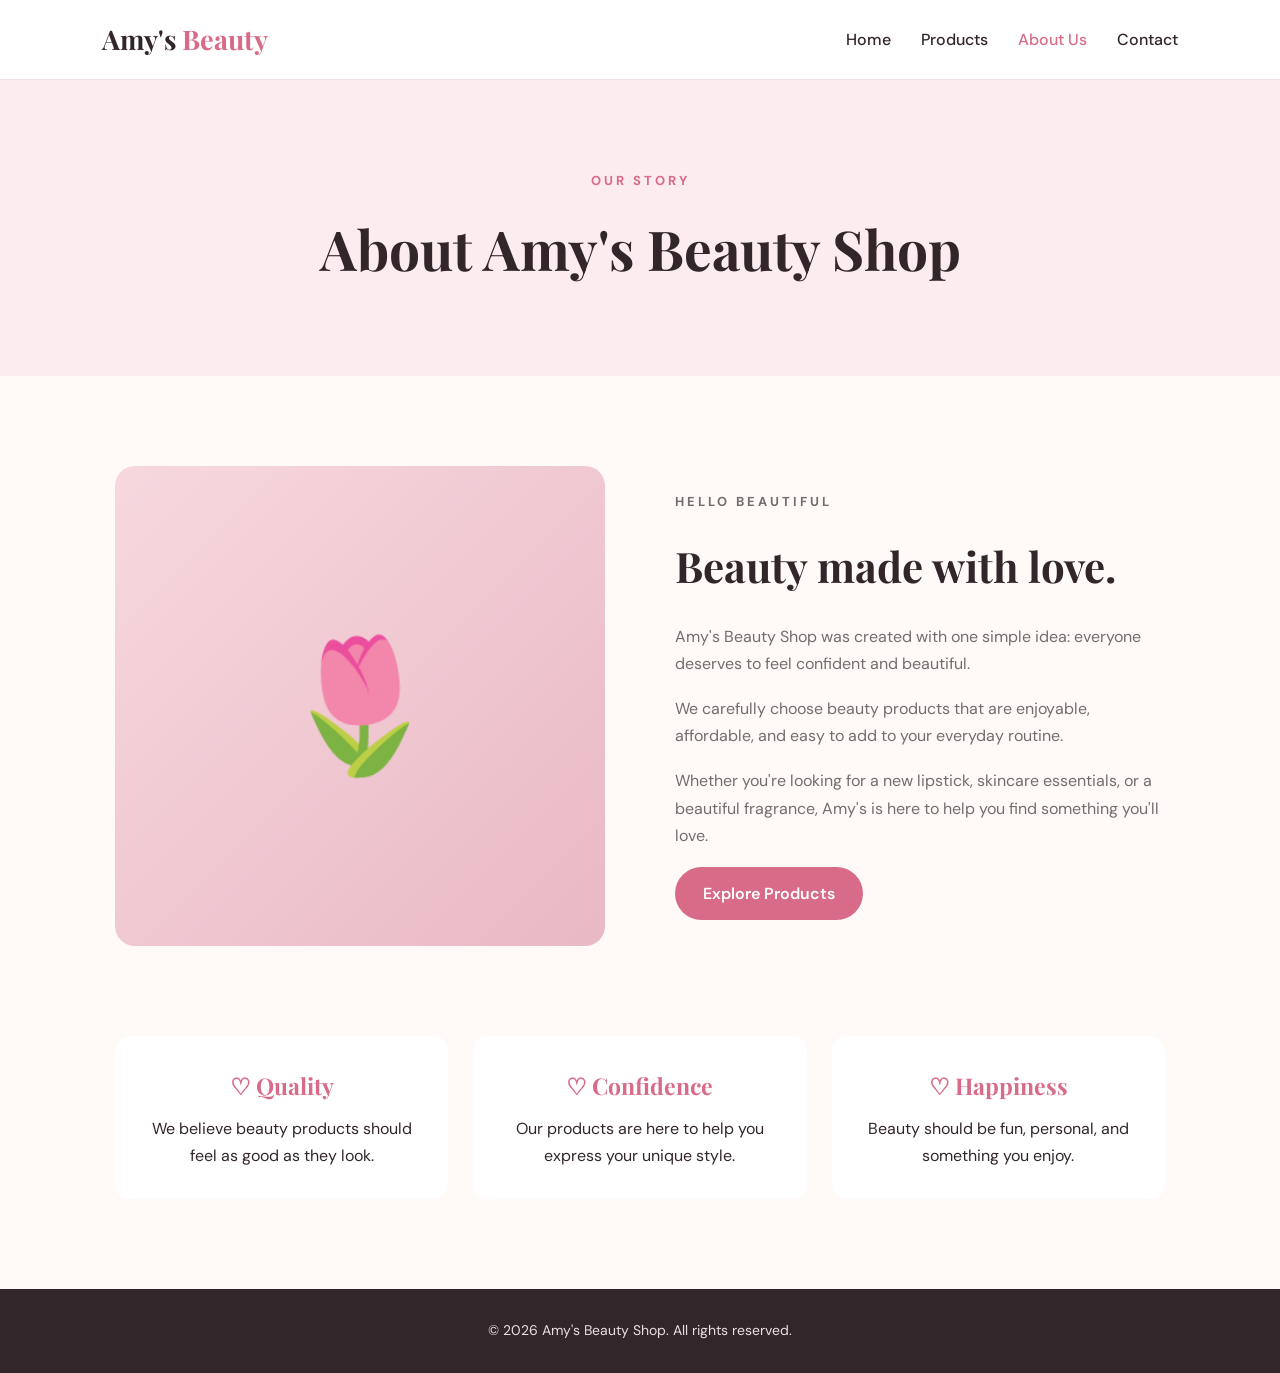
<file: about.html>
<!DOCTYPE html>
<html lang="en">
<head>
    <meta charset="UTF-8">
    <meta name="viewport" content="width=device-width, initial-scale=1.0">
    <title>Amy's Beauty Shop | About Us</title>
    <link rel="stylesheet" href="style.css">
</head>

<body>

<header>
    <div class="logo">Amy's <span>Beauty</span></div>

    <nav>
        <a href="index.html">Home</a>
        <a href="products.html">Products</a>
        <a href="about.html" class="active">About Us</a>
        <a href="contact.html">Contact</a>
    </nav>
</header>

<main>

    <section class="page-header">
        <p class="section-label">OUR STORY</p>
        <h1>About Amy's Beauty Shop</h1>
    </section>

    <section class="about">

        <div class="about-image">
            <span>🌷</span>
        </div>

        <div class="about-text">
            <p class="section-label">HELLO BEAUTIFUL</p>
            <h2>Beauty made with love.</h2>

            <p>
                Amy's Beauty Shop was created with one simple idea:
                everyone deserves to feel confident and beautiful.
            </p>

            <p>
                We carefully choose beauty products that are
                enjoyable, affordable, and easy to add to your
                everyday routine.
            </p>

            <p>
                Whether you're looking for a new lipstick, skincare
                essentials, or a beautiful fragrance, Amy's is here
                to help you find something you'll love.
            </p>

            <a href="products.html" class="btn">Explore Products</a>
        </div>

    </section>

    <section class="values">

        <div>
            <h3>♡ Quality</h3>
            <p>We believe beauty products should feel as good as they look.</p>
        </div>

        <div>
            <h3>♡ Confidence</h3>
            <p>Our products are here to help you express your unique style.</p>
        </div>

        <div>
            <h3>♡ Happiness</h3>
            <p>Beauty should be fun, personal, and something you enjoy.</p>
        </div>

    </section>

</main>

<footer>
    <p>© 2026 Amy's Beauty Shop. All rights reserved.</p>
</footer>

</body>
</html>
</file>
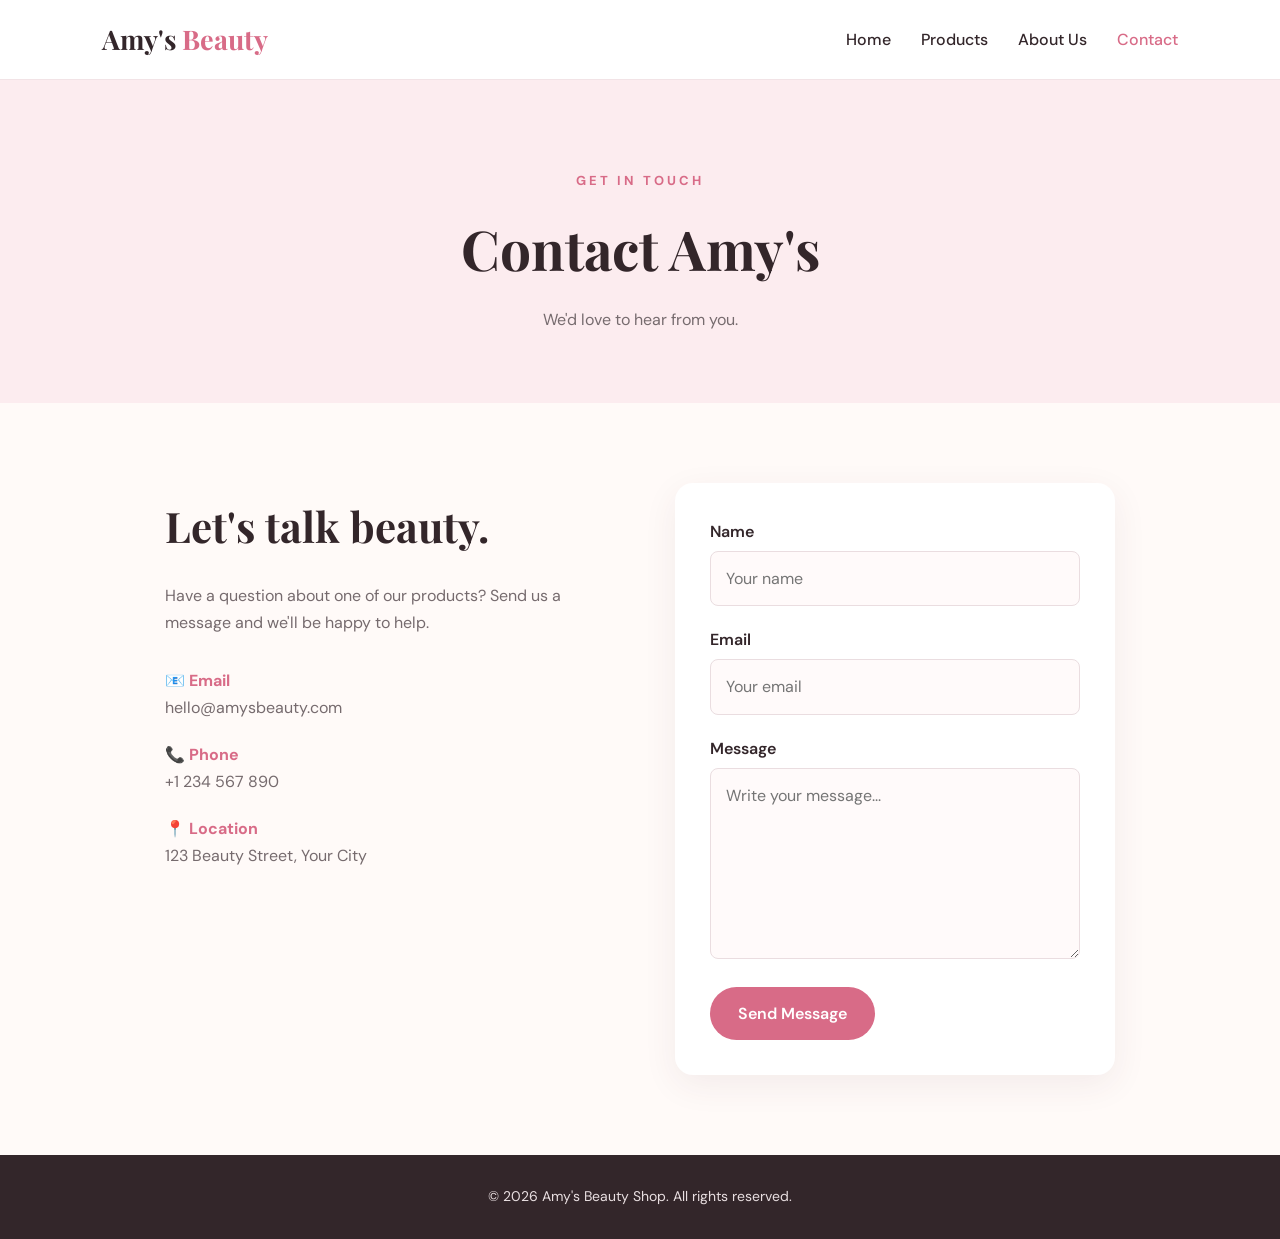
<file: contact.html>
<!DOCTYPE html>
<html lang="en">
<head>
    <meta charset="UTF-8">
    <meta name="viewport" content="width=device-width, initial-scale=1.0">
    <title>Amy's Beauty Shop | Contact</title>
    <link rel="stylesheet" href="style.css">
</head>

<body>

<header>
    <div class="logo">Amy's <span>Beauty</span></div>

    <nav>
        <a href="index.html">Home</a>
        <a href="products.html">Products</a>
        <a href="about.html">About Us</a>
        <a href="contact.html" class="active">Contact</a>
    </nav>
</header>

<main>

    <section class="page-header">
        <p class="section-label">GET IN TOUCH</p>
        <h1>Contact Amy's</h1>
        <p>We'd love to hear from you.</p>
    </section>

    <section class="contact">

        <div class="contact-info">
            <h2>Let's talk beauty.</h2>

            <p>
                Have a question about one of our products?
                Send us a message and we'll be happy to help.
            </p>

            <div class="contact-item">
                <strong>📧 Email</strong>
                <p>hello@amysbeauty.com</p>
            </div>

            <div class="contact-item">
                <strong>📞 Phone</strong>
                <p>+1 234 567 890</p>
            </div>

            <div class="contact-item">
                <strong>📍 Location</strong>
                <p>123 Beauty Street, Your City</p>
            </div>
        </div>

        <form>

            <label for="name">Name</label>
            <input type="text" id="name" placeholder="Your name">

            <label for="email">Email</label>
            <input type="email" id="email" placeholder="Your email">

            <label for="message">Message</label>
            <textarea id="message" rows="6" placeholder="Write your message..."></textarea>

            <button type="submit" class="btn">Send Message</button>

        </form>

    </section>

</main>

<footer>
    <p>© 2026 Amy's Beauty Shop. All rights reserved.</p>
</footer>

</body>
</html>
</file>
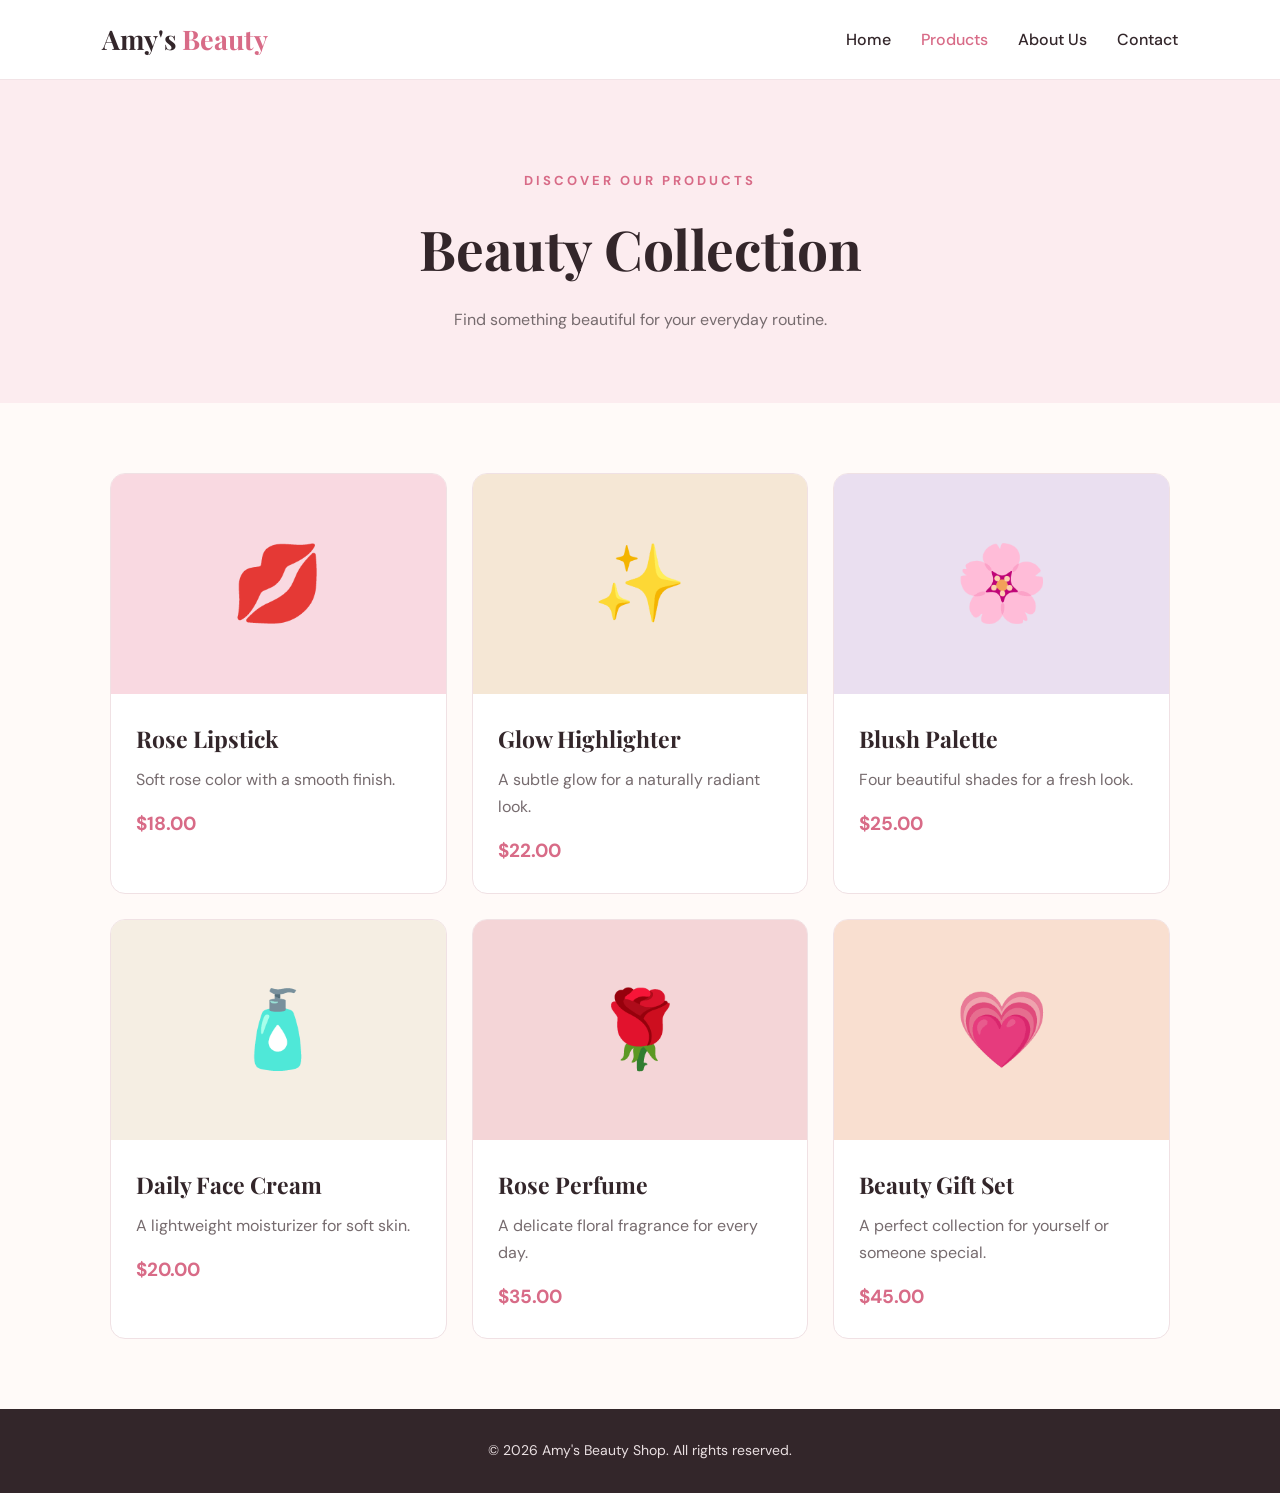
<file: products.html>
<!DOCTYPE html>
<html lang="en">
<head>
    <meta charset="UTF-8">
    <meta name="viewport" content="width=device-width, initial-scale=1.0">
    <title>Amy's Beauty Shop | Products</title>
    <link rel="stylesheet" href="style.css">
</head>

<body>

<header>
    <div class="logo">Amy's <span>Beauty</span></div>

    <nav>
        <a href="index.html">Home</a>
        <a href="products.html" class="active">Products</a>
        <a href="about.html">About Us</a>
        <a href="contact.html">Contact</a>
    </nav>
</header>

<main>

    <section class="page-header">
        <p class="section-label">DISCOVER OUR PRODUCTS</p>
        <h1>Beauty Collection</h1>
        <p>Find something beautiful for your everyday routine.</p>
    </section>

    <section class="products">

        <div class="product">
            <div class="product-image pink">💋</div>
            <div class="product-info">
                <h3>Rose Lipstick</h3>
                <p>Soft rose color with a smooth finish.</p>
                <strong>$18.00</strong>
            </div>
        </div>

        <div class="product">
            <div class="product-image beige">✨</div>
            <div class="product-info">
                <h3>Glow Highlighter</h3>
                <p>A subtle glow for a naturally radiant look.</p>
                <strong>$22.00</strong>
            </div>
        </div>

        <div class="product">
            <div class="product-image purple">🌸</div>
            <div class="product-info">
                <h3>Blush Palette</h3>
                <p>Four beautiful shades for a fresh look.</p>
                <strong>$25.00</strong>
            </div>
        </div>

        <div class="product">
            <div class="product-image cream">🧴</div>
            <div class="product-info">
                <h3>Daily Face Cream</h3>
                <p>A lightweight moisturizer for soft skin.</p>
                <strong>$20.00</strong>
            </div>
        </div>

        <div class="product">
            <div class="product-image rose">🌹</div>
            <div class="product-info">
                <h3>Rose Perfume</h3>
                <p>A delicate floral fragrance for every day.</p>
                <strong>$35.00</strong>
            </div>
        </div>

        <div class="product">
            <div class="product-image peach">💗</div>
            <div class="product-info">
                <h3>Beauty Gift Set</h3>
                <p>A perfect collection for yourself or someone special.</p>
                <strong>$45.00</strong>
            </div>
        </div>

    </section>

</main>

<footer>
    <p>© 2026 Amy's Beauty Shop. All rights reserved.</p>
</footer>

</body>
</html>
</file>
<file: style.css>
@import url('https://fonts.googleapis.com/css2?family=DM+Sans:wght@400;500;600;700&family=Playfair+Display:wght@500;600;700&display=swap');

* {
    margin: 0;
    padding: 0;
    box-sizing: border-box;
}

:root {
    --pink: #d86b87;
    --dark-pink: #b94d6b;
    --light-pink: #fcecef;
    --cream: #fffaf8;
    --dark: #33262a;
    --gray: #766b6e;
    --white: #ffffff;
}

body {
    font-family: "DM Sans", sans-serif;
    color: var(--dark);
    background: var(--cream);
    line-height: 1.7;
}

/* HEADER */

header {
    height: 80px;
    padding: 0 8%;
    display: flex;
    align-items: center;
    justify-content: space-between;
    background: white;
    border-bottom: 1px solid #f2e3e6;
}

.logo {
    font-family: "Playfair Display", serif;
    font-size: 27px;
    font-weight: 700;
}

.logo span {
    color: var(--pink);
}

nav {
    display: flex;
    gap: 30px;
}

nav a {
    text-decoration: none;
    color: var(--dark);
    font-weight: 500;
    transition: 0.3s;
}

nav a:hover,
nav a.active {
    color: var(--pink);
}

/* HERO */

.hero {
    min-height: 650px;
    display: flex;
    align-items: center;
    padding: 80px 10%;
    background:
        linear-gradient(
            90deg,
            rgba(255,250,248,0.98) 0%,
            rgba(255,250,248,0.88) 45%,
            rgba(255,250,248,0.25) 100%
        ),
        linear-gradient(135deg, #f7dce2, #f5c4d0);
}

.hero-content {
    max-width: 580px;
}

.small-title,
.section-label {
    color: var(--pink);
    font-size: 13px;
    font-weight: 700;
    letter-spacing: 3px;
}

.hero h1 {
    font-family: "Playfair Display", serif;
    font-size: clamp(50px, 7vw, 82px);
    line-height: 1.05;
    margin: 20px 0;
}

.hero h1 span {
    color: var(--pink);
}

.hero p:not(.small-title) {
    color: var(--gray);
    max-width: 500px;
    margin-bottom: 30px;
}

/* BUTTON */

.btn {
    display: inline-block;
    background: var(--pink);
    color: white;
    text-decoration: none;
    border: none;
    padding: 13px 28px;
    border-radius: 30px;
    font: inherit;
    font-weight: 600;
    cursor: pointer;
    transition: 0.3s;
}

.btn:hover {
    background: var(--dark-pink);
    transform: translateY(-2px);
}

/* SECTIONS */

.featured {
    padding: 90px 8%;
    text-align: center;
}

h2 {
    font-family: "Playfair Display", serif;
    font-size: 42px;
    margin: 8px 0 40px;
}

.cards {
    max-width: 1100px;
    margin: auto;
    display: grid;
    grid-template-columns: repeat(3, 1fr);
    gap: 25px;
}

.card {
    padding: 40px 30px;
    background: white;
    border: 1px solid #f1e1e5;
    border-radius: 18px;
    transition: 0.3s;
}

.card:hover {
    transform: translateY(-8px);
    box-shadow: 0 15px 40px rgba(120, 60, 75, 0.1);
}

.product-icon {
    width: 80px;
    height: 80px;
    margin: 0 auto 20px;
    border-radius: 50%;
    background: var(--light-pink);
    display: flex;
    align-items: center;
    justify-content: center;
    font-size: 35px;
}

.card h3 {
    font-family: "Playfair Display", serif;
    font-size: 24px;
    margin-bottom: 10px;
}

.card p {
    color: var(--gray);
    margin-bottom: 15px;
}

.card a {
    color: var(--pink);
    text-decoration: none;
    font-weight: 600;
}

/* QUOTE */

.quote {
    padding: 90px 10%;
    background: var(--light-pink);
    text-align: center;
}

.quote div {
    max-width: 800px;
    margin: auto;
}

.quote p {
    font-family: "Playfair Display", serif;
    font-size: 32px;
    font-style: italic;
}

.quote span {
    color: var(--pink);
}

/* PAGE HEADER */

.page-header {
    text-align: center;
    padding: 90px 20px 70px;
    background: var(--light-pink);
}

.page-header h1 {
    font-family: "Playfair Display", serif;
    font-size: 55px;
    margin: 10px 0;
}

.page-header p:last-child {
    color: var(--gray);
}

/* PRODUCTS */

.products {
    max-width: 1100px;
    margin: 70px auto;
    padding: 0 20px;
    display: grid;
    grid-template-columns: repeat(3, 1fr);
    gap: 25px;
}

.product {
    overflow: hidden;
    background: white;
    border-radius: 15px;
    border: 1px solid #f0e1e4;
    transition: 0.3s;
}

.product:hover {
    transform: translateY(-5px);
    box-shadow: 0 15px 35px rgba(80, 40, 50, 0.1);
}

.product-image {
    height: 220px;
    display: flex;
    align-items: center;
    justify-content: center;
    font-size: 75px;
}

.pink {
    background: #f9d9e1;
}

.beige {
    background: #f5e7d5;
}

.purple {
    background: #eadff0;
}

.cream {
    background: #f5eee3;
}

.rose {
    background: #f4d5d7;
}

.peach {
    background: #f9dfd0;
}

.product-info {
    padding: 25px;
}

.product-info h3 {
    font-family: "Playfair Display", serif;
    font-size: 23px;
}

.product-info p {
    color: var(--gray);
    margin: 8px 0 15px;
}

.product-info strong {
    color: var(--pink);
    font-size: 19px;
}

/* ABOUT */

.about {
    max-width: 1100px;
    margin: 90px auto;
    padding: 0 25px;
    display: grid;
    grid-template-columns: 1fr 1fr;
    gap: 70px;
    align-items: center;
}

.about-image {
    min-height: 480px;
    border-radius: 20px;
    background: linear-gradient(135deg, #f7d8df, #e9b8c5);
    display: flex;
    justify-content: center;
    align-items: center;
    font-size: 130px;
}

.about-text h2 {
    margin-bottom: 20px;
}

.about-text p {
    color: var(--gray);
    margin-bottom: 18px;
}

.values {
    max-width: 1100px;
    margin: 0 auto 90px;
    padding: 0 25px;
    display: grid;
    grid-template-columns: repeat(3, 1fr);
    gap: 25px;
}

.values div {
    padding: 30px;
    text-align: center;
    background: white;
    border-radius: 15px;
}

.values h3 {
    font-family: "Playfair Display", serif;
    font-size: 23px;
    color: var(--pink);
    margin-bottom: 10px;
}

/* CONTACT */

.contact {
    max-width: 1000px;
    margin: 80px auto;
    padding: 0 25px;
    display: grid;
    grid-template-columns: 1fr 1fr;
    gap: 70px;
}

.contact-info h2 {
    margin-bottom: 20px;
}

.contact-info > p {
    color: var(--gray);
    margin-bottom: 30px;
}

.contact-item {
    margin-bottom: 20px;
}

.contact-item strong {
    color: var(--pink);
}

.contact-item p {
    color: var(--gray);
}

form {
    background: white;
    padding: 35px;
    border-radius: 18px;
    box-shadow: 0 10px 35px rgba(80, 40, 50, 0.07);
}

form label {
    display: block;
    margin-bottom: 6px;
    font-weight: 600;
}

input,
textarea {
    width: 100%;
    padding: 13px 15px;
    margin-bottom: 20px;
    border: 1px solid #eadde0;
    border-radius: 8px;
    font: inherit;
    background: #fffafa;
    outline: none;
}

input:focus,
textarea:focus {
    border-color: var(--pink);
}

/* FOOTER */

footer {
    padding: 30px;
    text-align: center;
    background: var(--dark);
    color: #e9dfe1;
    font-size: 14px;
}

/* RESPONSIVE */

@media (max-width: 800px) {

    header {
        height: auto;
        padding: 20px;
        flex-direction: column;
        gap: 15px;
    }

    nav {
        gap: 15px;
        flex-wrap: wrap;
        justify-content: center;
    }

    .hero {
        min-height: 550px;
        padding: 60px 25px;
    }

    .cards,
    .products,
    .values,
    .about,
    .contact {
        grid-template-columns: 1fr;
    }

    .about {
        gap: 40px;
    }

    .about-image {
        min-height: 350px;
    }

    .page-header h1 {
        font-size: 42px;
    }

    .quote p {
        font-size: 25px;
    }
}

/* AMY'S BEAUTY SHOP — PINK & LILAC COLLECTION */

.amy-products {
  padding: 65px 6%;
  background: linear-gradient(180deg, #fff9fc, #fdf5ff);
  color: #39283a;
  font-family: Arial, sans-serif;
}

.amy-heading {
  text-align: center;
  margin-bottom: 38px;
}

.amy-eyebrow {
  color: #b45d87;
  font-size: 11px;
  font-weight: bold;
  letter-spacing: 3px;
}

.amy-heading h2 {
  font-family: Georgia, serif;
  font-size: clamp(32px, 5vw, 48px);
  margin: 12px 0;
}

.amy-heading > p:last-child {
  color: #826d80;
}

.amy-grid {
  display: grid;
  grid-template-columns: repeat(4, minmax(0, 1fr));
  gap: 24px;
  max-width: 1400px;
  margin: auto;
}

.amy-card {
  background: white;
  border: 1px solid #f2e4ed;
  border-radius: 18px;
  overflow: hidden;
  box-shadow: 0 5px 18px #61354b0b;
  transition: transform 0.25s, box-shadow 0.25s;
}

.amy-card:hover {
  transform: translateY(-6px);
  box-shadow: 0 14px 30px #61354b18;
}

.amy-photo {
  height: 235px;
  background: #f8eaf2;
  position: relative;
  overflow: hidden;
}

.amy-photo img {
  width: 100%;
  height: 100%;
  object-fit: cover;
  display: block;
  transition: transform 0.4s;
}

.amy-card:hover .amy-photo img {
  transform: scale(1.05);
}

.amy-badge {
  position: absolute;
  z-index: 1;
  top: 12px;
  left: 12px;
  background: white;
  color: #a44e79;
  padding: 7px 10px;
  border-radius: 20px;
  font-size: 9px;
  font-weight: bold;
  letter-spacing: 1px;
}

.amy-info {
  padding: 18px;
}

.amy-type {
  color: #b06c91;
  font-size: 10px;
  font-weight: bold;
  letter-spacing: 1px;
}

.amy-info h3 {
  font-family: Georgia, serif;
  font-size: 19px;
  margin: 9px 0;
}

.amy-info > p:not(.amy-type) {
  color: #827481;
  font-size: 13px;
  line-height: 1.6;
  min-height: 42px;
}

.amy-buy {
  display: flex;
  align-items: center;
  justify-content: space-between;
  gap: 8px;
  margin-top: 18px;
}

.amy-buy strong {
  color: #8d3e69;
  font-size: 17px;
  white-space: nowrap;
}

.amy-buy button,
.amy-clear {
  background: #a9537f;
  color: white;
  border: none;
  border-radius: 22px;
  padding: 10px 13px;
  cursor: pointer;
  font-weight: bold;
  transition: background 0.2s;
}

.amy-buy button:hover,
.amy-clear:hover {
  background: #78365b;
}

.amy-cart {
  max-width: 850px;
  margin: 35px auto;
  padding: 28px;
  background: #fff7fb;
  border: 1px solid #f0d8e6;
  border-radius: 18px;
  color: #39283a;
  font-family: Arial, sans-serif;
}

.amy-cart h2 {
  font-family: Georgia, serif;
}

#amy-cart-items {
  padding-left: 22px;
}

#amy-cart-items li {
  padding: 8px 0;
}

.amy-total {
  padding-top: 12px;
  border-top: 1px solid #ead5e2;
  font-size: 18px;
}

#amy-total {
  color: #8d3e69;
}

@media (max-width: 1050px) {
  .amy-grid {
    grid-template-columns: repeat(3, minmax(0, 1fr));
  }
}

@media (max-width: 720px) {
  .amy-grid {
    grid-template-columns: repeat(2, minmax(0, 1fr));
    gap: 13px;
  }

  .amy-photo {
    height: 180px;
  }

  .amy-info {
    padding: 12px;
  }

  .amy-info h3 {
    font-size: 16px;
  }

  .amy-buy {
    flex-wrap: wrap;
  }

  .amy-cart {
    margin: 20px 12px;
    padding: 20px;
  }
}

@media (max-width: 360px) {
  .amy-grid {
    grid-template-columns: 1fr;
  }
}
</file>
